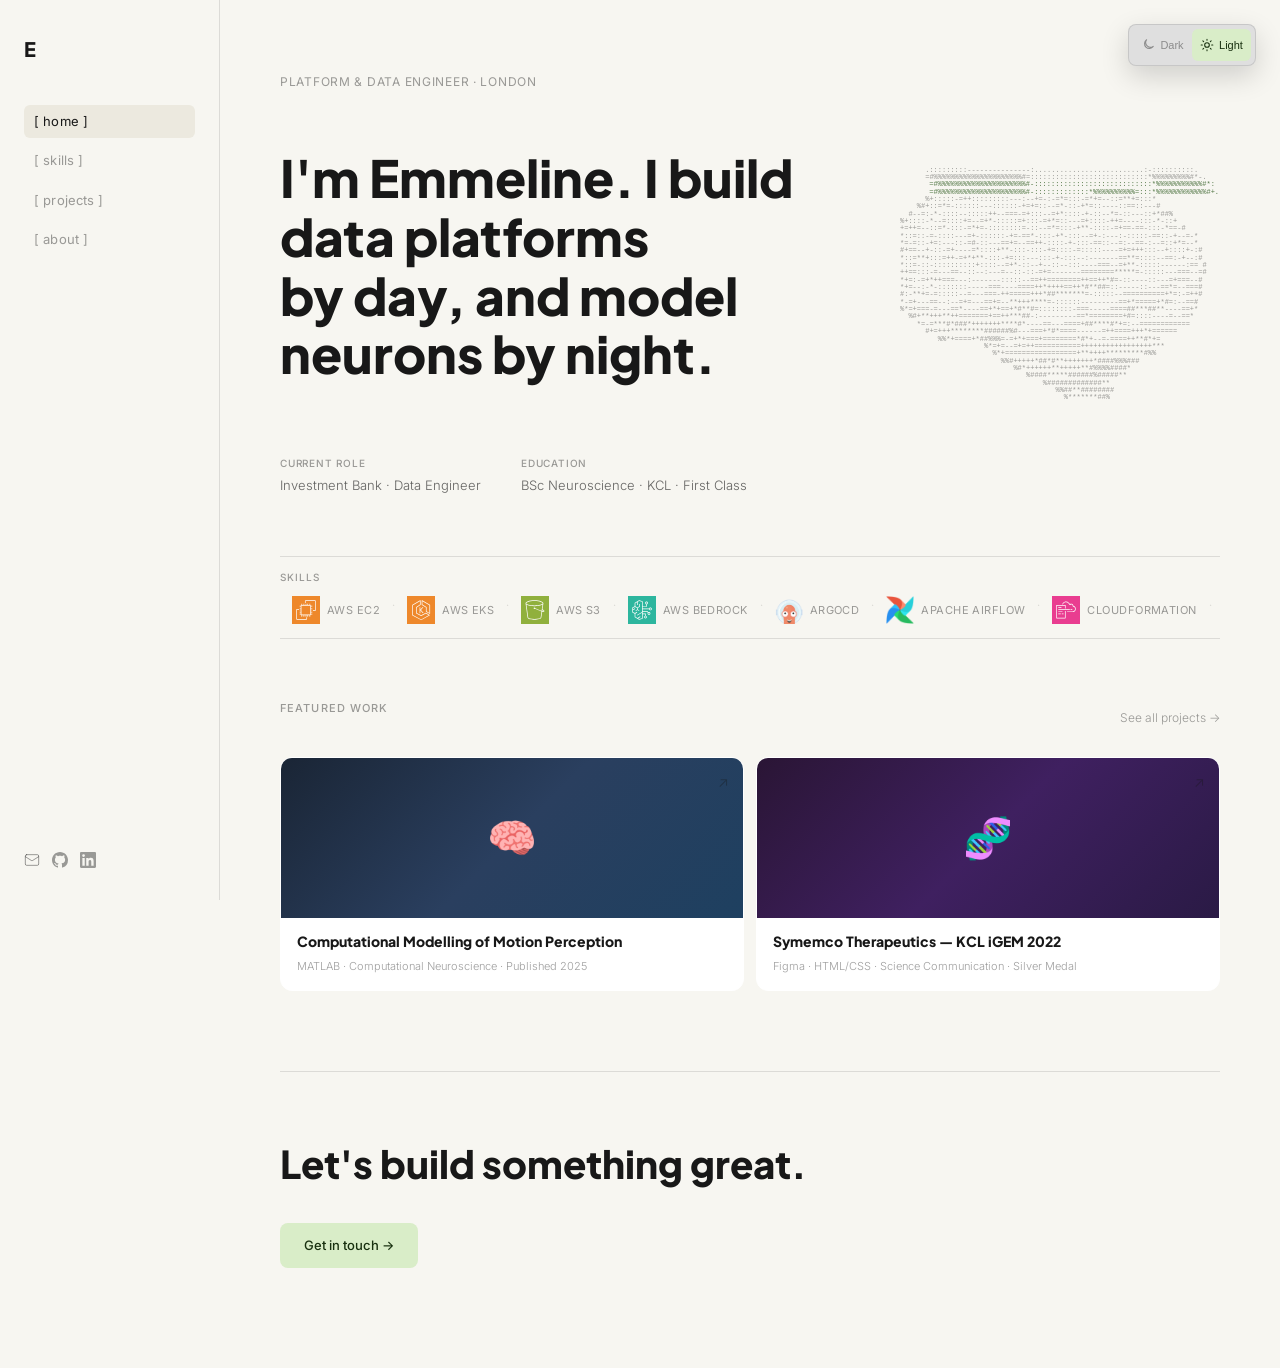
<file: index.html>
<!DOCTYPE html>
<html lang="en">
<head>
  <meta charset="UTF-8" />
  <meta name="viewport" content="width=device-width, initial-scale=1.0" />
  <title>Emmeline Handojo — Data Platform Engineer</title>
  <link rel="preconnect" href="https://fonts.googleapis.com" />
  <link rel="preconnect" href="https://fonts.gstatic.com" crossorigin />
  <link href="https://fonts.googleapis.com/css2?family=Inter:wght@300;400;500&family=Plus+Jakarta+Sans:wght@800&display=swap" rel="stylesheet" />
  <script>
    const storedTheme = localStorage.getItem('theme');
    const preferredTheme = window.matchMedia('(prefers-color-scheme: light)').matches ? 'light' : 'dark';
    document.documentElement.dataset.theme = storedTheme || preferredTheme;
  </script>
  <link rel="stylesheet" href="style.css" />
</head>
<body>
  <button class="theme-toggle" type="button" aria-label="Switch to light mode" aria-pressed="false">
    <span class="theme-toggle-knob" aria-hidden="true"></span>
    <span class="theme-toggle-option theme-toggle-dark">
      <svg class="theme-icon" width="14" height="14" viewBox="0 0 24 24" aria-hidden="true">
        <path d="M21 14.4A8.2 8.2 0 0 1 9.6 3a8.2 8.2 0 1 0 11.4 11.4Z"/>
      </svg>
      <span>Dark</span>
    </span>
    <span class="theme-toggle-option theme-toggle-light">
      <svg class="theme-icon" width="14" height="14" viewBox="0 0 24 24" aria-hidden="true">
        <path d="M12 4V2m0 20v-2m8-8h2M2 12h2m13.7-5.7 1.4-1.4M4.9 19.1l1.4-1.4m0-11.4L4.9 4.9m14.2 14.2-1.4-1.4M12 8a4 4 0 1 0 0 8 4 4 0 0 0 0-8Z"/>
      </svg>
      <span>Light</span>
    </span>
  </button>
  <svg class="icon-sprite" aria-hidden="true" focusable="false">
    <symbol id="icon-aws" viewBox="0 0 24 24">
      <path d="M6.4 13.7c-1.3 0-2.4-1-2.4-2.3 0-1.2.9-2.2 2.1-2.3.5-2.4 2.6-4.2 5.1-4.2 2 0 3.8 1.1 4.7 2.8.2 0 .4-.1.7-.1 2 0 3.7 1.6 3.7 3.7s-1.7 3.7-3.7 3.7H6.4Z"/>
      <path d="M6.9 18.2c3.1 1.8 6.7 1.9 10.3.3.4-.2.7.3.3.6-3.1 2.4-7.8 2.3-10.8-.3-.3-.3-.1-.8.2-.6Z"/>
    </symbol>
    <symbol id="icon-cube" viewBox="0 0 24 24">
      <path d="m12 2 8 4.5v9L12 20l-8-4.5v-9L12 2Zm0 2.3L6 7.7l6 3.4 6-3.4-6-3.4Zm-6 5.2v4.8l5 2.8v-4.8L6 9.5Zm7 7.6 5-2.8V9.5l-5 2.8v4.8Z"/>
    </symbol>
    <symbol id="icon-database" viewBox="0 0 24 24">
      <path d="M12 3c4.4 0 8 1.3 8 3s-3.6 3-8 3-8-1.3-8-3 3.6-3 8-3Zm-8 6c0 1.7 3.6 3 8 3s8-1.3 8-3v3c0 1.7-3.6 3-8 3s-8-1.3-8-3V9Zm0 6c0 1.7 3.6 3 8 3s8-1.3 8-3v3c0 1.7-3.6 3-8 3s-8-1.3-8-3v-3Z"/>
    </symbol>
    <symbol id="icon-spark" viewBox="0 0 24 24">
      <path d="M12 2 9.7 8.9 3 11.3l6.7 2.4L12 21l2.3-7.3 6.7-2.4-6.7-2.4L12 2Zm-7 14 1-2.9L9 12l-3-1.1L5 8l-1 2.9L1 12l3 1.1L5 16Zm15 4 1-2.9 3-1.1-3-1.1-1-2.9-1 2.9-3 1.1 3 1.1L20 20Z"/>
    </symbol>
    <symbol id="icon-gitops" viewBox="0 0 24 24">
      <path d="M12 3a9 9 0 1 0 8.5 12h-2.3A7 7 0 1 1 19 9.2l-3.1.4 4.4 4.4 2-5.9-1.7.3A9 9 0 0 0 12 3Zm0 5a4 4 0 1 0 0 8 4 4 0 0 0 0-8Z"/>
    </symbol>
    <symbol id="icon-airflow" viewBox="0 0 24 24">
      <path d="M12 2c1.7 0 3 1.3 3 3 0 .7-.2 1.3-.6 1.8l2.8 2.8c.5-.4 1.1-.6 1.8-.6 1.7 0 3 1.3 3 3s-1.3 3-3 3c-.7 0-1.3-.2-1.8-.6l-2.8 2.8c.4.5.6 1.1.6 1.8 0 1.7-1.3 3-3 3s-3-1.3-3-3c0-.7.2-1.3.6-1.8l-2.8-2.8c-.5.4-1.1.6-1.8.6-1.7 0-3-1.3-3-3s1.3-3 3-3c.7 0 1.3.2 1.8.6l2.8-2.8C9.2 6.3 9 5.7 9 5c0-1.7 1.3-3 3-3Z"/>
    </symbol>
    <symbol id="icon-stack" viewBox="0 0 24 24">
      <path d="m12 2 9 5-9 5-9-5 9-5Zm-7.8 8.8L12 15l7.8-4.2L21 12l-9 5-9-5 1.2-1.2Zm0 5L12 20l7.8-4.2L21 17l-9 5-9-5 1.2-1.2Z"/>
    </symbol>
    <symbol id="icon-nodes" viewBox="0 0 24 24">
      <path d="M6 8a3 3 0 1 0 0-6 3 3 0 0 0 0 6Zm12 7a3 3 0 1 0 0-6 3 3 0 0 0 0 6ZM7 22a3 3 0 1 0 0-6 3 3 0 0 0 0 6Zm1.8-15.2 6.4 3.7M8.8 17.2l6.4-3.7"/>
    </symbol>
    <symbol id="icon-grafana" viewBox="0 0 24 24">
      <path d="M12 3a8 8 0 0 0-7.2 11.5 6 6 0 1 0 10.9-5 4 4 0 1 0-6.5 3.1 2.1 2.1 0 1 1-.5 2.7A5 5 0 1 1 17 12a7 7 0 1 1-5-9Z"/>
    </symbol>
    <symbol id="icon-python" viewBox="0 0 24 24">
      <path d="M12 2c3.6 0 5 1.4 5 4v2H9a3 3 0 0 0-3 3v1H4a2 2 0 0 1-2-2V8c0-2.6 1.4-4 5-4h3V2h2Zm-3 4a1 1 0 1 0 0-2 1 1 0 0 0 0 2Zm3 16c-3.6 0-5-1.4-5-4v-2h8a3 3 0 0 0 3-3v-1h2a2 2 0 0 1 2 2v2c0 2.6-1.4 4-5 4h-3v2h-2Zm3-4a1 1 0 1 0 0 2 1 1 0 0 0 0-2Z"/>
    </symbol>
    <symbol id="icon-terminal" viewBox="0 0 24 24">
      <path d="M3 5h18v14H3V5Zm2 2v10h14V7H5Zm2 2 3 3-3 3 1.4 1.4L12.8 12 8.4 7.6 7 9Zm6 6h4v-2h-4v2Z"/>
    </symbol>
    <symbol id="icon-go" viewBox="0 0 24 24">
      <path d="M2 8h9v2H2V8Zm2 3h7v2H4v-2Zm-2 3h9v2H2v-2Zm13.5-6a4.5 4.5 0 1 0 0 9H18v-2h-2.5a2.5 2.5 0 1 1 2.3-3.5h-2.3v2H22V12a4 4 0 0 0-4-4h-2.5Z"/>
    </symbol>
    <symbol id="icon-wave" viewBox="0 0 24 24">
      <path d="M2 16c3.2-8 6.1-8 8.6 0 1.2 3.8 2.6 3.8 4.2 0 1.7-4 3.9-6.7 7.2-8v9H2v-1Z"/>
    </symbol>
    <symbol id="icon-stream" viewBox="0 0 24 24">
      <path d="M5 4h14l-3 5H2l3-5Zm3 6h14l-6 10H2l6-10Z"/>
    </symbol>
    <symbol id="icon-trino" viewBox="0 0 24 24">
      <path d="M12 2 22 20H2L12 2Zm0 4.1L5.4 18h13.2L12 6.1Zm0 3.9 3.8 6H8.2L12 10Z"/>
    </symbol>
  </svg>

  <!-- LEFT SIDEBAR NAV -->
  <div class="drawer-overlay" aria-hidden="true"></div>
  <aside class="sidebar">
    <div class="sidebar-top">
      <a href="#home" class="logo"> E </a>
      <button class="menu-toggle" type="button" aria-label="Open navigation menu" aria-expanded="false">
        <span></span>
        <span></span>
      </button>
      <nav class="nav-links">
        <a href="#home" class="nav-link active" data-section="home">[ home ]</a>
        <a href="#skills" class="nav-link" data-section="skills">[ skills ]</a>
        <a href="#projects" class="nav-link" data-section="projects">[ projects ]</a>
        <a href="#about" class="nav-link" data-section="about">[ about ]</a>
      </nav>
    </div>
    <div class="sidebar-socials">
      <a href="mailto:emmelineliencie@gmail.com" class="social-link" title="Email">
        <svg width="16" height="16" viewBox="0 0 24 24" fill="none" stroke="currentColor" stroke-width="1.5" stroke-linecap="round" stroke-linejoin="round"><rect x="2" y="4" width="20" height="16" rx="2"/><path d="m22 7-8.97 5.7a1.94 1.94 0 0 1-2.06 0L2 7"/></svg>
      </a>
      <a href="https://github.com/emmelinelh10" target="_blank" class="social-link" title="GitHub">
        <svg width="16" height="16" viewBox="0 0 24 24" fill="currentColor"><path d="M12 0C5.37 0 0 5.37 0 12c0 5.31 3.435 9.795 8.205 11.385.6.105.825-.255.825-.57 0-.285-.015-1.23-.015-2.235-3.015.555-3.795-.735-4.035-1.41-.135-.345-.72-1.41-1.23-1.695-.42-.225-1.02-.78-.015-.795.945-.015 1.62.87 1.845 1.23 1.08 1.815 2.805 1.305 3.495.99.105-.78.42-1.305.765-1.605-2.67-.3-5.46-1.335-5.46-5.925 0-1.305.465-2.385 1.23-3.225-.12-.3-.54-1.53.12-3.18 0 0 1.005-.315 3.3 1.23.96-.27 1.98-.405 3-.405s2.04.135 3 .405c2.295-1.56 3.3-1.23 3.3-1.23.66 1.65.24 2.88.12 3.18.765.84 1.23 1.905 1.23 3.225 0 4.605-2.805 5.625-5.475 5.925.435.375.81 1.095.81 2.22 0 1.605-.015 2.895-.015 3.3 0 .315.225.69.825.57A12.02 12.02 0 0 0 24 12c0-6.63-5.37-12-12-12z"/></svg>
      </a>
      <a href="https://linkedin.com/in/emmelinehandojo" target="_blank" class="social-link" title="LinkedIn">
        <svg width="16" height="16" viewBox="0 0 24 24" fill="currentColor"><path d="M20.447 20.452h-3.554v-5.569c0-1.328-.027-3.037-1.852-3.037-1.853 0-2.136 1.445-2.136 2.939v5.667H9.351V9h3.414v1.561h.046c.477-.9 1.637-1.85 3.37-1.85 3.601 0 4.267 2.37 4.267 5.455v6.286zM5.337 7.433a2.062 2.062 0 0 1-2.063-2.065 2.064 2.064 0 1 1 2.063 2.065zm1.782 13.019H3.555V9h3.564v11.452zM22.225 0H1.771C.792 0 0 .774 0 1.729v20.542C0 23.227.792 24 1.771 24h20.451C23.2 24 24 23.227 24 22.271V1.729C24 .774 23.2 0 22.222 0h.003z"/></svg>
      </a>
    </div>
  </aside>

  <!-- MAIN CONTENT -->
  <main class="main">

    <!-- HOME / HERO -->
    <section class="section hero-section" id="home">
      <div class="hero-content">
        <div class="hero-eyebrow">Platform &amp; Data Engineer · London</div>
        <h1 class="hero-headline">
          <span>I'm Emmeline.</span>
          <span class="hero-nowrap"> I build
          </span>
          <span>data platforms</span><br>
          <span>by day, and</span>
          <span class="hero-nowrap"> model
          </span>
          <span>neurons by night.</span>
        </h1>
        <div class="hero-meta">
          <div class="hero-meta-item">
            <span class="hero-meta-label">Current Role</span>
            <span class="hero-meta-value">Investment Bank · Data Engineer</span>
          </div>
          <div class="hero-meta-item">
            <span class="hero-meta-label">Education</span>
            <span class="hero-meta-value">BSc Neuroscience · KCL · First Class</span>
          </div>
        </div>
        <div class="ascii-morph" aria-label="Animated ASCII art morphing between a brain and a data disk">
          <pre class="ascii-art" id="ascii-art" aria-hidden="true"></pre>
        </div>
      </div>

      <!-- SKILLS MARQUEE -->
      <div class="marquee-wrap">
        <div class="marquee-label">SKILLS</div>
        <div class="marquee-track">
          <div class="marquee-item"><svg><use href="#icon-aws"></use></svg><span>AWS EC2</span></div><span class="dot">·</span>
          <div class="marquee-item"><svg><use href="#icon-cube"></use></svg><span>AWS EKS</span></div><span class="dot">·</span>
          <div class="marquee-item"><svg><use href="#icon-database"></use></svg><span>AWS S3</span></div><span class="dot">·</span>
          <div class="marquee-item"><svg><use href="#icon-spark"></use></svg><span>AWS Bedrock</span></div><span class="dot">·</span>
          <div class="marquee-item"><svg><use href="#icon-gitops"></use></svg><span>ArgoCD</span></div><span class="dot">·</span>
          <div class="marquee-item"><svg><use href="#icon-airflow"></use></svg><span>Apache Airflow</span></div><span class="dot">·</span>
          <div class="marquee-item"><svg><use href="#icon-stack"></use></svg><span>CloudFormation</span></div><span class="dot">·</span>
          <div class="marquee-item"><svg><use href="#icon-nodes"></use></svg><span>Dataiku DSS</span></div><span class="dot">·</span>
          <div class="marquee-item"><svg><use href="#icon-grafana"></use></svg><span>Grafana</span></div><span class="dot">·</span>
          <div class="marquee-item"><svg><use href="#icon-python"></use></svg><span>Python</span></div><span class="dot">·</span>
          <div class="marquee-item"><svg><use href="#icon-terminal"></use></svg><span>Bash</span></div><span class="dot">·</span>
          <div class="marquee-item"><svg><use href="#icon-go"></use></svg><span>Go</span></div><span class="dot">·</span>
          <div class="marquee-item"><svg><use href="#icon-wave"></use></svg><span>MATLAB</span></div><span class="dot">·</span>
          <div class="marquee-item"><svg><use href="#icon-stream"></use></svg><span>Streamlit</span></div><span class="dot">·</span>
          <div class="marquee-item"><svg><use href="#icon-trino"></use></svg><span>Trino</span></div><span class="dot">·</span>
          <div class="marquee-item"><svg><use href="#icon-database"></use></svg><span>AWS Redshift</span></div><span class="dot">·</span>
          <!-- duplicate for seamless loop -->
          <div class="marquee-item"><svg><use href="#icon-aws"></use></svg><span>AWS EC2</span></div><span class="dot">·</span>
          <div class="marquee-item"><svg><use href="#icon-cube"></use></svg><span>AWS EKS</span></div><span class="dot">·</span>
          <div class="marquee-item"><svg><use href="#icon-database"></use></svg><span>AWS S3</span></div><span class="dot">·</span>
          <div class="marquee-item"><svg><use href="#icon-spark"></use></svg><span>AWS Bedrock</span></div><span class="dot">·</span>
          <div class="marquee-item"><svg><use href="#icon-gitops"></use></svg><span>ArgoCD</span></div><span class="dot">·</span>
          <div class="marquee-item"><svg><use href="#icon-airflow"></use></svg><span>Apache Airflow</span></div><span class="dot">·</span>
          <div class="marquee-item"><svg><use href="#icon-stack"></use></svg><span>CloudFormation</span></div><span class="dot">·</span>
          <div class="marquee-item"><svg><use href="#icon-nodes"></use></svg><span>Dataiku DSS</span></div><span class="dot">·</span>
          <div class="marquee-item"><svg><use href="#icon-grafana"></use></svg><span>Grafana</span></div><span class="dot">·</span>
          <div class="marquee-item"><svg><use href="#icon-python"></use></svg><span>Python</span></div><span class="dot">·</span>
          <div class="marquee-item"><svg><use href="#icon-terminal"></use></svg><span>Bash</span></div><span class="dot">·</span>
          <div class="marquee-item"><svg><use href="#icon-go"></use></svg><span>Go</span></div><span class="dot">·</span>
          <div class="marquee-item"><svg><use href="#icon-wave"></use></svg><span>MATLAB</span></div><span class="dot">·</span>
          <div class="marquee-item"><svg><use href="#icon-stream"></use></svg><span>Streamlit</span></div><span class="dot">·</span>
          <div class="marquee-item"><svg><use href="#icon-trino"></use></svg><span>Trino</span></div><span class="dot">·</span>
          <div class="marquee-item"><svg><use href="#icon-database"></use></svg><span>AWS Redshift</span></div><span class="dot">·</span>
        </div>
      </div>

      <!-- FEATURED WORK -->
      <div class="featured-header">
        <h2 class="section-label">Featured work</h2>
        <a href="#projects" class="see-all">See all projects →</a>
      </div>
      <div class="project-grid">
        <a class="project-card" href="https://doi.org/10.1098/rspb.2024.2219" target="_blank">
          <div class="project-card-img" style="background: linear-gradient(135deg, #1a2535 0%, #2a3f5f 50%, #1e4060 100%);">
            <span class="project-card-emoji">🧠</span>
          </div>
          <div class="project-card-body">
            <div class="project-card-title">Computational Modelling of Motion Perception</div>
            <div class="project-card-meta">MATLAB · Computational Neuroscience · Published 2025</div>
          </div>
          <span class="project-card-arrow">↗</span>
        </a>
        <a class="project-card" href="https://2022.igem.wiki/kcl-uk/" target="_blank">
          <div class="project-card-img" style="background: linear-gradient(135deg, #2a1535 0%, #3f2060 50%, #2a1a45 100%);">
            <span class="project-card-emoji">🧬</span>
          </div>
          <div class="project-card-body">
            <div class="project-card-title">Symemco Therapeutics — KCL iGEM 2022</div>
            <div class="project-card-meta">Figma · HTML/CSS · Science Communication · Silver Medal</div>
          </div>
          <span class="project-card-arrow">↗</span>
        </a>
      </div>

      <!-- CONTACT CTA -->
      <div class="hero-cta">
        <h2 class="cta-headline">Let's build something great.</h2>
        <a href="mailto:emmelineliencie@gmail.com" class="cta-btn">Get in touch →</a>
      </div>

    </section>

    <!-- SKILLS PAGE -->
    <section class="section skills-section hidden" id="skills">
      <h1 class="page-title">Skills</h1>
      <p class="page-subtitle">A connected view of the systems I work with, from AWS infrastructure to ML platform operations.</p>

      <div class="skills-map">
        <div class="constellation" id="constellation">
          <div class="constellation-plane" id="constellation-plane">
            <svg id="line-layer" aria-hidden="true"></svg>
          </div>
        </div>
        <aside class="constellation-panel" id="skill-panel"></aside>
      </div>
    </section>

    <!-- PROJECTS PAGE -->
    <section class="section projects-section hidden" id="projects">
      <h1 class="page-title">Projects</h1>
      <p class="page-subtitle">Research and engineering work — from computational neuroscience to data platform architecture.</p>

      <div class="project-list">
        <a class="project-list-item" href="https://doi.org/10.1098/rspb.2024.2219" target="_blank">
          <div class="pli-img" style="background: linear-gradient(135deg, #1a2535, #2a3f5f);">
            <span style="font-size: 36px;">🧠</span>
          </div>
          <div class="pli-body">
            <div class="pli-tags">
              <span class="tag">MATLAB</span>
              <span class="tag">Computational Neuroscience</span>
              <span class="tag">Published</span>
            </div>
            <h3 class="pli-title">Computational Modelling of Motion Perception</h3>
            <p class="pli-desc">How does the brain get fooled into seeing objects speed up or slow down when moving at a constant speed? This research models a biologically-inspired, insect-derived motion detector in MATLAB — showing illusory animation emerges naturally from the algorithm's temporal filtering properties. First author publication in <em>Proceedings of the Royal Society B</em> (2025).</p>
            <span class="pli-link">Read paper ↗</span>
          </div>
        </a>

        <a class="project-list-item" href="https://2022.igem.wiki/kcl-uk/" target="_blank">
          <div class="pli-img" style="background: linear-gradient(135deg, #2a1535, #3f2060);">
            <span style="font-size: 36px;">🧬</span>
          </div>
          <div class="pli-body">
            <div class="pli-tags">
              <span class="tag">Figma</span>
              <span class="tag">Adobe After Effects</span>
              <span class="tag">HTML/CSS</span>
              <span class="tag">Science Comm</span>
            </div>
            <h3 class="pli-title">Symemco Therapeutics — KCL iGEM 2022</h3>
            <p class="pli-desc">Selected from 100+ applicants for a King's Undergraduate Research Fellowship to represent KCL in iGEM. Co-led the Science Communication and Visual Design division, translating synthetic biology research on Alzheimer's Disease into accessible public-facing content. Awarded a Silver Medal for the Overgraduate division.</p>
            <span class="pli-link">View project ↗</span>
          </div>
        </a>
      </div>
    </section>

    <!-- ABOUT PAGE -->
    <section class="section about-section hidden" id="about">
      <h1 class="page-title">About</h1>

      <div class="about-grid">
        <div class="about-left">
          <p class="about-lead">I'm a data platform engineer at an investment bank, serving as a core SME for a Data Science &amp; AI platform on AWS.</p>
          <p class="about-body-text">My work spans cloud architecture, deployment automation, and observability — with a focus on making complex systems dependable at scale for 600+ global users. I hold a first-class BSc in Neuroscience from King's College London, which grounded me in rigorous, data-driven thinking and a published research background in computational neuroscience.</p>
          <div class="about-actions">
            <a class="about-btn-primary" href="mailto:emmelineliencie@gmail.com">Say hello →</a>
            <a class="about-btn-secondary" href="/cv.pdf" download="Emmeline_Handojo_CV.pdf">Download CV</a>
          </div>
        </div>
      </div>

      <!-- EDUCATION -->
      <div class="exp-section">
        <h2 class="section-label">Education</h2>
        <div class="exp-list">
          <div class="exp-item">
            <div class="exp-period">Sep 2021 – May 2024</div>
            <div class="exp-body">
              <div class="exp-title">BSc Neuroscience · First Class Honours</div>
              <div class="exp-company">King's College London</div>
              <p class="exp-desc">Graduated with a first-class degree. Completed a King's Undergraduate Research Fellowship (KURF), co-led science communication for KCL's iGEM team, and conducted final-year research in computational neuroscience.</p>
            </div>
          </div>
        </div>
      </div>

      <!-- EXPERIENCE -->
      <div class="exp-section">
        <h2 class="section-label">Experience</h2>
        <div class="exp-list">
          <div class="exp-item">
            <div class="exp-period">Jul 2024 – Present</div>
            <div class="exp-body">
              <div class="exp-title">Data Engineer</div>
              <div class="exp-company">Commodities and Global Markets · London</div>
              <p class="exp-desc">Core SME for Data Science &amp; AI platform (Dataiku DSS) on AWS, supporting 600+ global users in the Commodities and Global Markets division. Delivered EKS migration, S3 architectural overhaul, CloudFormation IaC standardisation, ArgoCD GitOps pipeline, and AI agent development with AWS Bedrock.</p>
            </div>
          </div>
          <div class="exp-item">
            <div class="exp-period">Jan 2024 – Jul 2024</div>
            <div class="exp-body">
              <div class="exp-title">Research Studentship (Computational Neuroscience)</div>
              <div class="exp-company">King's College London · IoPPN</div>
              <p class="exp-desc">Highly competitive KCL Faculty of Life Sciences &amp; Medicine Summer Studentship (1 of 40 awarded). Extended research on an insect-derived motion detection model, leading to a first-author publication in Proceedings of the Royal Society B.</p>
            </div>
          </div>
        </div>
      </div>

      <!-- ACHIEVEMENTS -->
      <div class="exp-section">
        <h2 class="section-label">Achievements</h2>
        <div class="exp-list">
          <div class="exp-item">
            <div class="exp-period">2025</div>
            <div class="exp-body">
              <div class="exp-title">First Author Publication</div>
              <div class="exp-company">Proceedings of the Royal Society B</div>
              <p class="exp-desc">Handojo EL, Durant S, Zanker JM, Meso AI — "Illusory speeding-up and slowing-down of objects moving at constant speed emerges from natural motion detection algorithms"</p>
              <a class="exp-link" href="https://doi.org/10.1098/rspb.2024.2219" target="_blank">Read paper ↗</a>
            </div>
          </div>
          <div class="exp-item">
            <div class="exp-period">2024</div>
            <div class="exp-body">
              <div class="exp-title">🏅 KCL Faculty Summer Studentship</div>
              <div class="exp-company">King's College London · £1,000 Award</div>
              <p class="exp-desc">Highly competitive studentship awarded to only 40 students across the entire Faculty of Life Sciences and Medicine.</p>
            </div>
          </div>
          <div class="exp-item">
            <div class="exp-period">2022</div>
            <div class="exp-body">
              <div class="exp-title">🥈 iGEM Silver Medal · Overgraduate Division</div>
              <div class="exp-company">International Genetically Engineered Machine Foundation</div>
              <p class="exp-desc">Awarded to the KCL team's synthetic biology project on Alzheimer's Disease at the international iGEM competition.</p>
            </div>
          </div>
          <div class="exp-item">
            <div class="exp-period">2022</div>
            <div class="exp-body">
              <div class="exp-title">🏅 King's Undergraduate Research Fellowship</div>
              <div class="exp-company">King's College London · Competitive Fellowship</div>
              <p class="exp-desc">Selected from 100+ applicants. Co-led Science Communication and Visual Design for the KCL iGEM project.</p>
            </div>
          </div>
        </div>
      </div>

      <!-- CERTIFICATIONS -->
      <div class="exp-section">
        <h2 class="section-label">Certifications</h2>
        <div class="cert-grid">
          <a class="cert-card" href="https://www.credly.com/badges/cf531f5d-0881-40ef-b431-2d4484e791f3/public_url" target="_blank">
            <span class="cert-icon">☁</span>
            <div>
              <div class="cert-name">AWS Cloud Practitioner</div>
              <div class="cert-issuer">Amazon Web Services</div>
            </div>
          </a>
          <a class="cert-card" href="https://verify.skilljar.com/c/tf3cg728cxs8" target="_blank">
            <span class="cert-icon">◈</span>
            <div>
              <div class="cert-name">Dataiku Core Designer</div>
              <div class="cert-issuer">Dataiku</div>
            </div>
          </a>
          <a class="cert-card" href="https://verify.skilljar.com/c/udo8i56ihozd" target="_blank">
            <span class="cert-icon">◈</span>
            <div>
              <div class="cert-name">Dataiku Developer</div>
              <div class="cert-issuer">Dataiku</div>
            </div>
          </a>
        </div>
      </div>

    </section>

  </main>

  <script src="skills-config.js"></script>
  <script>
    // Navigation
    const navLinks = document.querySelectorAll('.nav-link');
    const sections = document.querySelectorAll('.section');
    const themeToggle = document.querySelector('.theme-toggle');
    const menuToggle = document.querySelector('.menu-toggle');
    const drawerOverlay = document.querySelector('.drawer-overlay');

    function setDrawerOpen(isOpen) {
      document.body.classList.toggle('drawer-open', isOpen);
      if (menuToggle) {
        menuToggle.setAttribute('aria-expanded', String(isOpen));
        menuToggle.setAttribute('aria-label', isOpen ? 'Close navigation menu' : 'Open navigation menu');
      }
    }

    function setTheme(theme) {
      const nextTheme = theme === 'light' ? 'light' : 'dark';
      document.documentElement.dataset.theme = nextTheme;
      localStorage.setItem('theme', nextTheme);
      if (themeToggle) {
        const isLight = nextTheme === 'light';
        themeToggle.setAttribute('aria-pressed', String(isLight));
        themeToggle.setAttribute('aria-label', isLight ? 'Switch to dark mode' : 'Switch to light mode');
      }
    }

    setTheme(document.documentElement.dataset.theme);

    if (themeToggle) {
      themeToggle.addEventListener('click', () => {
        const currentTheme = document.documentElement.dataset.theme;
        setTheme(currentTheme === 'light' ? 'dark' : 'light');
      });
    }

    if (menuToggle) {
      menuToggle.addEventListener('click', () => {
        setDrawerOpen(!document.body.classList.contains('drawer-open'));
      });
    }

    if (drawerOverlay) {
      drawerOverlay.addEventListener('click', () => setDrawerOpen(false));
    }

    document.addEventListener('keydown', e => {
      if (e.key === 'Escape') setDrawerOpen(false);
    });

    // Hero ASCII morph
    const asciiArt = document.getElementById('ascii-art');
    const ASCII_BRAIN = [
      '                         %#=:::-=*-:::::--+#%%%%%                         ',
      '                 #*-::---:--+-=-:-----==::::-:::::-=#%                    ',
      '             #+++:::-=+=::::=*-::::-++::::-++::::---:-*%                  ',
      '        %*+-::::-----------::=+=--::=+---:::+-:::=+=---=+*#               ',
      '      %+:::::-=++:::::::::---:--+=-:-=*=:::-=*+=--::=**+=:::*             ',
      '    %#+::=*=-::::::---::::::-+=+=::--=*-::-+*=::----::==::---#            ',
      '  #--=:-*-::::--:::::++--===-=+:::--=+*::::-+-::--*=-::---::+*##%         ',
      '%+::::-*--=::::+=--=+*-:::::=+:::-=+*=::---=+::::-++=----:::-*-::+        ',
      '+=++=--::=*-:::-=*+=-::::::::=-::--=*=:::-+**-::::-=+==-==-:::-*==-#      ',
      '*::=::-=-::::---=+-::::::-+=-==*-:::-+*-:::--=+-:---:-:::::-==::-+--=-*   ',
      '*=-=::-+=:---::-=#-::---==+=--==++-::::-+-:::-==::--=:--==-:--=::+*=--*  ',
      '#+==--+-::-=+----=*::::+**-:::-:::-+=::::-=:::::----=+=+++:::--+::::+-:# ',
      '*::=**+:::=++-=+*+**-:::-+=:::---:::-+-:::--:-------==**=::::--==:-+--:# ',
      '*::=-::-::::::::::+::::--=+*-::--+--::--:::----===--=+**-:::::------:== #',
      '++==:::-=---==--::--:---=--::-::-=+=-------========*****=-:::::---===--=#',
      '*+=:-=+*++===---:-------:::::--==++========++==++*#=-::----::---=+===--#',
      '*+=--:-*-:::::::-----===----====++*++++==++*#**##=::-----::---==*=--===#',
      '#:-**+=-=:::::--=---===-++=====+++*##*******=-:::::--==========+*=:-=++#',
      '*-=+---==--:--=+=---==+=--**+++****=-::::::---------==+*=====+*#=:--==#',
      '%*=+===-=---==*----==+*+==+*#**#=::::::::-===-----====##***##**----==+*',
      '  %#+**+++**++=======+==++***##-:---------==*========+#=::::----=--==* ',
      '    *=-=***#*###*+++++++****#*----==---====+##****#*+=:--============ ',
      '      #+=+++********######%#---===+*#*====------=++====+++*+======    ',
      '         %%*+====+*##%%%=-=+*+===+========*#*+--=-====++**#*+=       ',
      '                    %*=+=--=+=++===========+++++++++++++++++***       ',
      '                      %*+=================+**++++*********#%%         ',
      '                        %%#+++++*##*#**+++++++*####%%%###             ',
      '                           %#*++++++**+++++**#%%%%####*               ',
      '                              %####*****######%#####**                ',
      '                                  %#############**                    ',
      '                                     %%##**########                   ',
      '                                       %*******##%                    '
    ];

    const ASCII_DISK = [
      '      .:::::::::---------------:..........................:-::::::::::.     ',
      '      =#%%%%%%%%%%%%%%%%%%%%%#=::::::::::::::::::::::::::::*%%%%%%%%%#*-.   ',
      '      =#%%%%%%%%%%%%%%%%%%%%%#-::::::::::::::::::::::::::::*%%%%%%%%%%%#*:  ',
      '      =#%%%%%%%%%%%%%%%%%%%%%#-:::::::::::::*%%%%%%%%%%=:::*%%%%%%%%%%%%#+.',
      '      =#%%%%%%%%%%%%%%%%%%%%%#-:::::::::::::*%%%%%%%%%%=:::*%%%%%%%%%%%%#- ',
      '      =#%%%%%%%%%%%%%%%%%%%%%#-:::::::::::::*%%%%%%%%%%=:::*%%%%%%%%%%%%#- ',
      '      =#%%%%%%%%%%%%%%%%%%%%%#-:::::::::::::*%%%%%%%%%%=:::*%%%%%%%%%%%%#- ',
      '      =#%%%%%%%%%%%%%%%%%%%%%#-:::::::::::::*%%%%%%%%%%=:::*%%%%%%%%%%%%#- ',
      '      =#%%%%%%%%%%%%%%%%%%%%%#-:::::::::::::*%%%%%%%%%%=:::*%%%%%%%%%%%%#- ',
      '      =#%%%%%%%%%%%%%%%%%%%%%#-:::::::::::::*%%%%%%%%%%=:::*%%%%%%%%%%%%#- ',
      '      =#%%%%%%%%%%%%%%%%%%%%%#-:::::::::::::*%%%%%%%%%%=:::*%%%%%%%%%%%%#- ',
      '      =#%%%%%%%%%%%%%%%%%%%%%#-:::::::::::::*##########=:::*%%%%%%%%%%%%#- ',
      '      =#%%%%%%%%%%%%%%%%%%%%%%*-:::::::::::::::::::::::::::+%%%%%%%%%%%%#- ',
      '      =#%%%%%%%%%%%%%%%%%%%%%%%%%%%%%%%%%%%%%%%%%%%%%%%%%%%%%%%%%%%%%%%#-  ',
      '      =#%%%%%%%%%%%%%%%%%%%%%%%%%%%%%%%%%%%%%%%%%%%%%%%%%%%%%%%%%%%%%%%#-  ',
      '      =#%%%%%%%%%%%@@@@@@@@@@@@@@@@@@@@@@@@@@@@@@@@@@@@@@@@@@@%%%%%%%%#-   ',
      '      =#%%%%%%%%%%-...........................................+%%%%%%%#-   ',
      '      =#%%%%%%%%@#:.                                         .=%@%%%%#-   ',
      '      =#%%%%%%%%@#:.                                         .=%@%%%%#-   ',
      '      =#%%%%%%%%@#:.                                         .=%@%%%%#-   ',
      '      =#%%%%%%%%@#:.   ...................................   .=%@%%%%#-   ',
      '      =#%%%%%%%%@#:.                                         .=%@%%%%#-   ',
      '      =#%%%%%%%%@#:.   ...................................   .=%@%%%%#-   ',
      '      =#%%%%%%%%@#:.                                         .=%@%%%%#-   ',
      '      =#%%%%%%%%@#:.   ...................................   .=%@%%%%#-   ',
      '      =#%%%%%%%%@#:.   ...................................   .=%@%%%%#-   ',
      '      =#%%%%%%%%@#:.                                         .=%@%%%%#-   ',
      '      =#%%###%%%@#:...........................................=%@%####-   ',
      '      =##-  .+%%@%############################################%@@*. :#-   ',
      '      =#%#####%%@%############################################%@@%####-   ',
      '      =#%%%%%%%%@%############################################%@%%%%%#-   ',
      '      .:------------------------------------------------------------:.    '
    ];

    function buildAsciiMorph() {
      if (!asciiArt) return;
      const lineCount = Math.max(ASCII_BRAIN.length, ASCII_DISK.length);
      const maxWidth = Math.max(
        ...ASCII_BRAIN.concat(ASCII_DISK).map(line => line.length)
      );
      const frames = [ASCII_BRAIN, ASCII_DISK].map(frame =>
        Array.from({ length: lineCount }, (_, index) => (frame[index] || '').padEnd(maxWidth, ' '))
      );
      const lineEls = frames[0].map(line => {
        const span = document.createElement('span');
        span.className = 'ascii-line';
        span.textContent = line;
        asciiArt.appendChild(span);
        return span;
      });

      if (window.matchMedia('(prefers-reduced-motion: reduce)').matches) return;

      let frameIndex = 0;
      let lineIndex = 0;
      setInterval(() => {
        const nextFrame = frames[frameIndex === 0 ? 1 : 0];
        const line = lineEls[lineIndex];
        line.classList.add('is-flipping');
        line.textContent = nextFrame[lineIndex];
        setTimeout(() => line.classList.remove('is-flipping'), 760);
        lineIndex += 1;
        if (lineIndex >= lineEls.length) {
          lineIndex = 0;
          frameIndex = frameIndex === 0 ? 1 : 0;
        }
      }, 360);
    }

    function showSection(id) {
      sections.forEach(s => s.classList.add('hidden'));
      navLinks.forEach(l => l.classList.remove('active'));
      const target = document.getElementById(id);
      if (target) {
        target.classList.remove('hidden');
        target.classList.add('fade-in');
        setTimeout(() => target.classList.remove('fade-in'), 600);
      }
      const link = document.querySelector(`[data-section="${id}"]`);
      if (link) link.classList.add('active');
      window.scrollTo({ top: 0, behavior: 'smooth' });
    }

    navLinks.forEach(link => {
      link.addEventListener('click', e => {
        e.preventDefault();
        setDrawerOpen(false);
        showSection(link.dataset.section);
        history.pushState(null, '', link.getAttribute('href'));
      });
    });

    // Handle see-all and hero section links
    document.querySelectorAll('a[href^="#"]').forEach(a => {
      a.addEventListener('click', e => {
        const id = a.getAttribute('href').slice(1);
        if (document.getElementById(id)) {
          e.preventDefault();
          showSection(id);
          history.pushState(null, '', '#' + id);
        }
      });
    });

    // Mobile nav toggle
    document.querySelector('.logo').addEventListener('click', e => {
      e.preventDefault();
      showSection('home');
      history.pushState(null, '', '/');
    });

    // Skills map + marquee logo polish
    const GROUP_LABELS = {
      cloud: 'Cloud & Infrastructure',
      languages: 'Languages',
      platforms: 'Platforms'
    };

    const AWS_SERVICE_ICONS = {
      'AWS EC2': 'assets/aws-icons/Arch_Amazon-EC2_64.svg',
      'AWS EKS': 'assets/aws-icons/Arch_Amazon-Elastic-Kubernetes-Service_64.svg',
      'AWS S3': 'assets/aws-icons/Arch_Amazon-Simple-Storage-Service_64.svg',
      'AWS Bedrock': 'assets/aws-icons/Arch_Amazon-Bedrock_64.svg',
      'CloudFormation': 'assets/aws-icons/Arch_AWS-CloudFormation_64.svg',
      'AWS CloudFormation': 'assets/aws-icons/Arch_AWS-CloudFormation_64.svg',
      'AWS Redshift': 'assets/aws-icons/Arch_Amazon-Redshift_64.svg'
    };

    const PROJECT_LOGOS = {
      'ArgoCD': 'assets/argocd-logo.png',
      'Apache Airflow': 'assets/airflow-logo.png',
      'Dataiku DSS': 'assets/dataiku-logo.svg'
    };

    function brandLogoHtml(skillName) {
      if (AWS_SERVICE_ICONS[skillName]) {
        return '<img class="brand-mark aws-official-mark" src="' + AWS_SERVICE_ICONS[skillName] + '" alt="" aria-hidden="true">';
      }
      if (PROJECT_LOGOS[skillName]) {
        return '<img class="brand-mark project-logo-mark" src="' + PROJECT_LOGOS[skillName] + '" alt="" aria-hidden="true">';
      }
      return '';
    }

    function fixMarqueeLogos() {
      document.querySelectorAll('.marquee-item').forEach(item => {
        const labelEl = item.querySelector('span:last-child');
        const label = labelEl?.textContent.trim();
        const logo = brandLogoHtml(label);
        if (!logo) return;
        item.innerHTML = logo + '<span>' + label + '</span>';
      });
    }

    const SKILL_POSITIONS = {
      'AWS EC2': [19, 23],
      'AWS S3': [37, 19],
      'AWS EKS': [63, 24],
      'AWS Redshift': [78, 38],
      'AWS Bedrock': [55, 51],
      'AWS CloudFormation': [26, 48],
      'AWS CloudWatch': [72, 66],
      'ArgoCD and ArgoWorkflows': [45, 68],
      'Apache Airflow': [29, 76],
      'Dataiku DSS': [52, 39],
      'Grafana': [84, 78],
      'Streamlit': [61, 83],
      'Python': [14, 58],
      'Bash / Shell': [20, 34],
      'MATLAB': [24, 88],
      'Go': [78, 86]
    };

    const SKILL_CONNECTIONS = [
      ['AWS S3', 'AWS Redshift'],
      ['AWS S3', 'Dataiku DSS'],
      ['AWS EKS', 'Dataiku DSS'],
      ['AWS EKS', 'ArgoCD and ArgoWorkflows'],
      ['AWS CloudFormation', 'AWS EC2'],
      ['AWS CloudFormation', 'AWS EKS'],
      ['AWS CloudWatch', 'Grafana'],
      ['Apache Airflow', 'AWS S3'],
      ['AWS Bedrock', 'Dataiku DSS']
    ];

    const constellation = document.getElementById('constellation-plane') || document.getElementById('constellation');
    const lineLayer = document.getElementById('line-layer');
    const skillPanel = document.getElementById('skill-panel');
    let activeSkill = null;

    function constellationSkills() {
      if (typeof SKILLS === 'undefined') return [];
      return Object.entries(SKILLS).flatMap(([group, items]) => {
        if (group === 'certs') return [];
        return items
          .filter(skill => SKILL_POSITIONS[skill.name] && (group === 'languages' || (skill.obj && skill.impl)))
          .map(skill => ({ ...skill, group }));
      });
    }

    function renderSkillLines(activeName) {
      if (!lineLayer) return;
      lineLayer.innerHTML = '';
      SKILL_CONNECTIONS.forEach(([from, to]) => {
        if (!SKILL_POSITIONS[from] || !SKILL_POSITIONS[to]) return;
        const [x1, y1] = SKILL_POSITIONS[from];
        const [x2, y2] = SKILL_POSITIONS[to];
        const line = document.createElementNS('http://www.w3.org/2000/svg', 'line');
        line.setAttribute('x1', x1 + '%');
        line.setAttribute('y1', y1 + '%');
        line.setAttribute('x2', x2 + '%');
        line.setAttribute('y2', y2 + '%');
        line.setAttribute('class', 'constellation-line' + (from === activeName || to === activeName ? ' active' : ''));
        lineLayer.appendChild(line);
      });
    }

    function renderSkillPanel(skill) {
      if (!skillPanel) return;
      const metrics = skill.metrics && skill.metrics.length
        ? skill.metrics.map(metric => (
            '<div class="metric-pill">' +
              '<div class="metric-value">' + metric.val + '</div>' +
              '<div class="metric-label">' + metric.lbl + '</div>' +
            '</div>'
          )).join('')
        : '<div class="metric-pill"><div class="metric-value">—</div><div class="metric-label">Metrics not listed</div></div>';

      skillPanel.innerHTML =
        '<div class="panel-group">' + (GROUP_LABELS[skill.group] || skill.group) + '</div>' +
        '<h2 class="panel-title">' + skill.name + '</h2>' +
        '<div class="panel-label">Objective</div>' +
        '<p class="panel-text">' + skill.obj + '</p>' +
        '<div class="panel-label">Implementation</div>' +
        '<p class="panel-text">' + skill.impl + '</p>' +
        '<div class="metric-grid">' + metrics + '</div>';
    }

    function setActiveSkill(skill) {
      activeSkill = skill;
      document.querySelectorAll('.skill-node').forEach(node => {
        node.classList.toggle('active', node.dataset.skill === skill.name);
      });
      renderSkillLines(skill.name);
      renderSkillPanel(skill);
    }

    function buildSkillConstellation() {
      if (!constellation) return;
      const skills = constellationSkills();
      if (!skills.length) return;
      skills.forEach((skill, index) => {
        const [x, y] = SKILL_POSITIONS[skill.name];
        const isLanguage = skill.group === 'languages';
        const node = document.createElement(isLanguage ? 'span' : 'button');
        node.className = 'skill-node node-' + skill.group + (skill.group === 'languages' ? ' language-node' : '');
        if (!isLanguage) node.type = 'button';
        node.dataset.skill = skill.name;
        node.style.setProperty('--x', x + '%');
        node.style.setProperty('--y', y + '%');
        node.style.setProperty('--delay', (index * -0.38) + 's');
        node.textContent = skill.name;
        node.addEventListener('mouseenter', () => {
          if (!isLanguage) renderSkillLines(skill.name);
        });
        node.addEventListener('mouseleave', () => {
          if (activeSkill) renderSkillLines(activeSkill.name);
        });
        if (isLanguage) {
          node.setAttribute('aria-label', skill.name + ' language node');
        } else {
          node.addEventListener('click', () => setActiveSkill(skill));
        }
        constellation.appendChild(node);
      });
      setActiveSkill(skills.find(skill => skill.name === 'Dataiku DSS') || skills[0]);
    }

    fixMarqueeLogos();
    buildAsciiMorph();
    buildSkillConstellation();

    // Initial page from hash
    const hash = window.location.hash.slice(1);
    if (hash && document.getElementById(hash)) {
      showSection(hash);
    }
  </script>
</body>
</html>
</file>
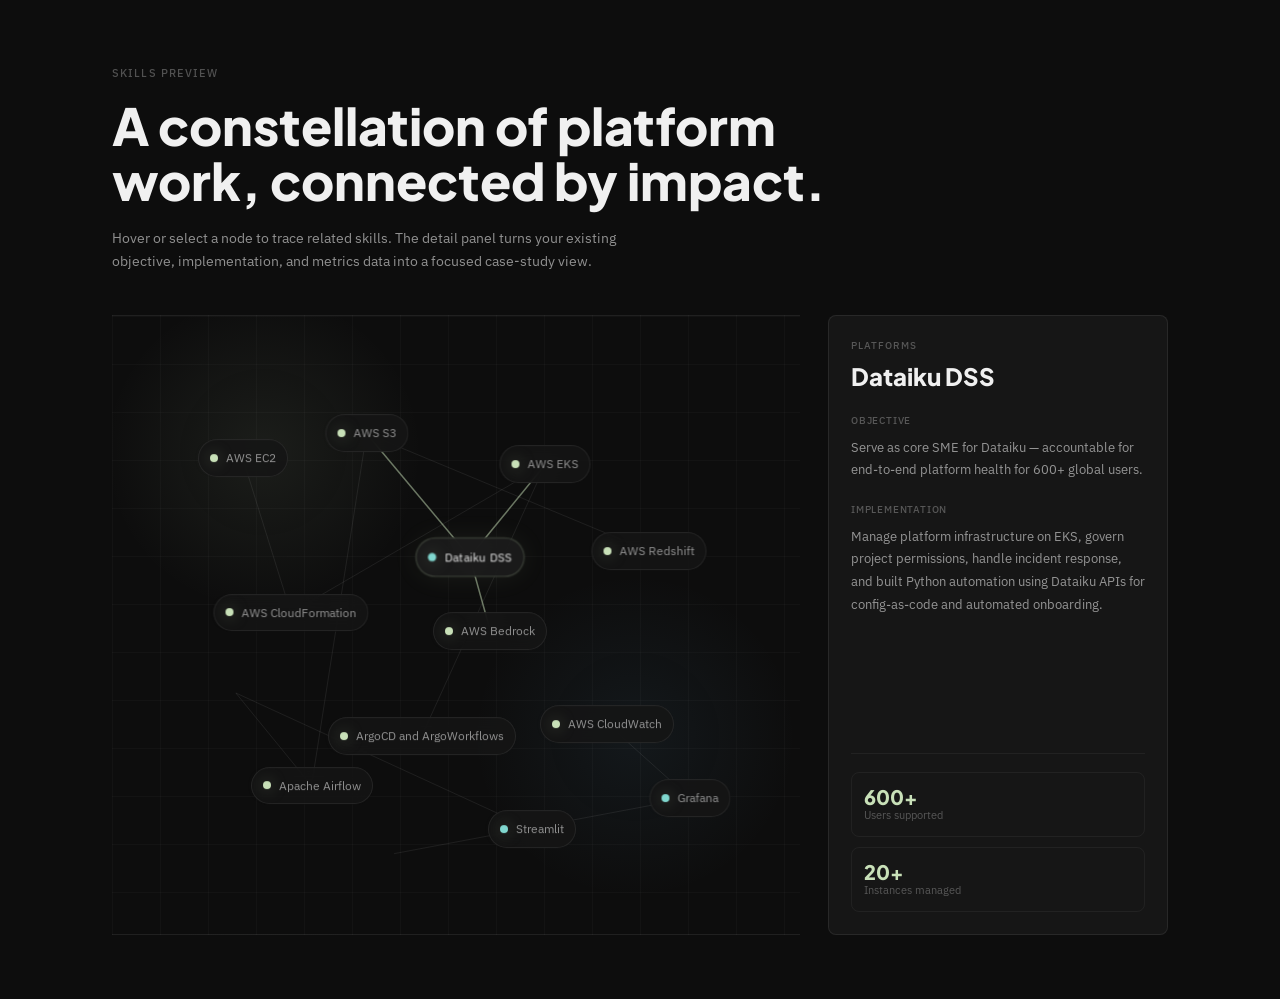
<file: skills-constellation-preview.html>
<!DOCTYPE html>
<html lang="en">
<head>
  <meta charset="UTF-8" />
  <meta name="viewport" content="width=device-width, initial-scale=1.0" />
  <title>Skills Constellation Preview</title>
  <link rel="preconnect" href="https://fonts.googleapis.com" />
  <link rel="preconnect" href="https://fonts.gstatic.com" crossorigin />
  <link href="https://fonts.googleapis.com/css2?family=IBM+Plex+Sans:wght@300;400;500&family=Plus+Jakarta+Sans:wght@800&display=swap" rel="stylesheet" />
  <style>
    * { box-sizing: border-box; margin: 0; padding: 0; }
    :root {
      --bg: #0d0d0d;
      --bg-card: #161616;
      --bg-hover: #1c1c1c;
      --border: rgba(255,255,255,0.08);
      --border-soft: rgba(255,255,255,0.05);
      --ink: #f0f0f0;
      --ink-soft: rgba(240,240,240,0.58);
      --ink-muted: rgba(240,240,240,0.3);
      --accent: #c8e0b8;
      --accent-border: rgba(200,224,184,0.24);
      --display: 'Plus Jakarta Sans', -apple-system, sans-serif;
      --sans: 'IBM Plex Sans', -apple-system, sans-serif;
    }

    body {
      min-height: 100vh;
      background: var(--bg);
      color: var(--ink);
      font-family: var(--sans);
      line-height: 1.65;
      overflow-x: hidden;
    }

    .preview-shell {
      max-width: 1120px;
      min-height: 100vh;
      margin: 0 auto;
      padding: 64px 32px;
    }

    .preview-kicker {
      font-size: 11px;
      font-weight: 500;
      color: var(--ink-muted);
      letter-spacing: 0.1em;
      text-transform: uppercase;
      margin-bottom: 16px;
    }

    .preview-title {
      max-width: 720px;
      font-family: var(--display);
      font-size: clamp(2rem, 4vw, 4rem);
      font-weight: 800;
      line-height: 1.08;
      letter-spacing: 0;
      margin-bottom: 18px;
    }

    .preview-copy {
      max-width: 560px;
      color: var(--ink-soft);
      font-size: 14px;
      margin-bottom: 42px;
    }

    .skills-map {
      display: grid;
      grid-template-columns: minmax(0, 1fr) 340px;
      gap: 28px;
      align-items: stretch;
    }

    .constellation {
      position: relative;
      min-height: 620px;
      overflow: hidden;
      border-top: 1px solid var(--border);
      border-bottom: 1px solid var(--border);
      background:
        radial-gradient(circle at 22% 22%, rgba(200,224,184,0.08), transparent 22%),
        radial-gradient(circle at 76% 68%, rgba(100,160,200,0.08), transparent 24%),
        linear-gradient(rgba(255,255,255,0.025) 1px, transparent 1px),
        linear-gradient(90deg, rgba(255,255,255,0.025) 1px, transparent 1px);
      background-size: auto, auto, 48px 48px, 48px 48px;
    }

    .constellation svg {
      position: absolute;
      inset: 0;
      width: 100%;
      height: 100%;
      pointer-events: none;
    }

    .constellation-line {
      stroke: rgba(240,240,240,0.08);
      stroke-width: 1;
      transition: stroke 0.2s, stroke-width 0.2s;
    }

    .constellation-line.active {
      stroke: rgba(200,224,184,0.5);
      stroke-width: 1.5;
    }

    .skill-node {
      position: absolute;
      left: var(--x);
      top: var(--y);
      transform: translate(-50%, -50%);
      display: inline-flex;
      align-items: center;
      gap: 8px;
      border: 1px solid var(--border);
      border-radius: 999px;
      background: rgba(22,22,22,0.86);
      color: var(--ink-soft);
      padding: 8px 11px;
      font: inherit;
      font-size: 12px;
      cursor: pointer;
      backdrop-filter: blur(10px);
      transition: transform 0.18s, border-color 0.18s, color 0.18s, background 0.18s, box-shadow 0.18s;
      animation: nodeFloat 5.8s ease-in-out infinite;
      animation-delay: var(--delay);
    }

    .skill-node::before {
      content: "";
      width: 8px;
      height: 8px;
      border-radius: 50%;
      background: var(--accent);
      box-shadow: 0 0 16px rgba(200,224,184,0.36);
    }

    .skill-node:hover,
    .skill-node.active {
      transform: translate(-50%, -50%) scale(1.04);
      border-color: var(--accent-border);
      color: var(--ink);
      background: rgba(28,28,28,0.94);
      box-shadow: 0 0 28px rgba(200,224,184,0.08);
    }

    .node-cloud::before { background: #c8e0b8; }
    .node-platforms::before { background: #80d7cf; }
    .node-languages::before { background: #9fb7ff; }

    @keyframes nodeFloat {
      0%, 100% { margin-top: 0; }
      50% { margin-top: -6px; }
    }

    .skill-panel {
      border: 1px solid var(--border);
      border-radius: 8px;
      background: var(--bg-card);
      padding: 22px;
      min-height: 620px;
      display: flex;
      flex-direction: column;
    }

    .panel-group {
      font-size: 10px;
      font-weight: 500;
      color: var(--ink-muted);
      text-transform: uppercase;
      letter-spacing: 0.1em;
      margin-bottom: 8px;
    }

    .panel-title {
      font-family: var(--display);
      font-size: 24px;
      font-weight: 800;
      line-height: 1.2;
      margin-bottom: 22px;
    }

    .panel-label {
      font-size: 10px;
      font-weight: 500;
      color: var(--ink-muted);
      text-transform: uppercase;
      letter-spacing: 0.08em;
      margin-bottom: 7px;
    }

    .panel-text {
      color: var(--ink-soft);
      font-size: 13px;
      line-height: 1.75;
      margin-bottom: 20px;
    }

    .metric-grid {
      display: grid;
      grid-template-columns: 1fr;
      gap: 10px;
      margin-top: auto;
      padding-top: 18px;
      border-top: 1px solid var(--border-soft);
    }

    .metric-pill {
      border: 1px solid var(--border-soft);
      border-radius: 8px;
      padding: 12px;
    }

    .metric-value {
      font-family: var(--display);
      font-size: 20px;
      font-weight: 800;
      color: var(--accent);
      line-height: 1.15;
    }

    .metric-label {
      color: var(--ink-muted);
      font-size: 11px;
      line-height: 1.45;
    }

    @media (max-width: 860px) {
      .preview-shell { padding: 44px 22px; }
      .skills-map { grid-template-columns: 1fr; }
      .constellation { min-height: 560px; }
      .skill-panel { min-height: auto; }
    }
  </style>
</head>
<body>
  <main class="preview-shell">
    <div class="preview-kicker">Skills Preview</div>
    <h1 class="preview-title">A constellation of platform work, connected by impact.</h1>
    <p class="preview-copy">Hover or select a node to trace related skills. The detail panel turns your existing objective, implementation, and metrics data into a focused case-study view.</p>

    <section class="skills-map">
      <div class="constellation" id="constellation">
        <svg id="line-layer" aria-hidden="true"></svg>
      </div>
      <aside class="skill-panel" id="skill-panel"></aside>
    </section>
  </main>

  <script src="skills-config.js"></script>
  <script>
    const POSITIONS = {
      'AWS EC2': [19, 23],
      'AWS S3': [37, 19],
      'AWS EKS': [63, 24],
      'AWS Redshift': [78, 38],
      'AWS Bedrock': [55, 51],
      'AWS CloudFormation': [26, 48],
      'AWS CloudWatch': [72, 66],
      'ArgoCD and ArgoWorkflows': [45, 68],
      'Apache Airflow': [29, 76],
      'Dataiku DSS': [52, 39],
      'Grafana': [84, 78],
      'Streamlit': [61, 83],
      'Python': [18, 61],
      'Go': [41, 87]
    };

    const CONNECTIONS = [
      ['AWS S3', 'AWS Redshift'],
      ['AWS S3', 'Dataiku DSS'],
      ['AWS EKS', 'Dataiku DSS'],
      ['AWS EKS', 'ArgoCD and ArgoWorkflows'],
      ['AWS CloudFormation', 'AWS EC2'],
      ['AWS CloudFormation', 'AWS EKS'],
      ['AWS CloudWatch', 'Grafana'],
      ['Apache Airflow', 'AWS S3'],
      ['Python', 'Apache Airflow'],
      ['Python', 'Streamlit'],
      ['Go', 'Grafana'],
      ['AWS Bedrock', 'Dataiku DSS']
    ];

    const GROUP_LABELS = {
      cloud: 'Cloud & Infrastructure',
      languages: 'Languages',
      platforms: 'Platforms'
    };

    const skills = Object.entries(SKILLS).flatMap(([group, items]) => {
      if (group === 'certs') return [];
      return items
        .filter(skill => skill.obj && skill.impl && POSITIONS[skill.name])
        .map(skill => ({ ...skill, group }));
    });

    const map = document.getElementById('constellation');
    const svg = document.getElementById('line-layer');
    const panel = document.getElementById('skill-panel');
    let activeSkill = skills.find(skill => skill.name === 'Dataiku DSS') || skills[0];

    function renderLines(activeName) {
      svg.innerHTML = '';
      CONNECTIONS.forEach(([from, to]) => {
        if (!POSITIONS[from] || !POSITIONS[to]) return;
        const [x1, y1] = POSITIONS[from];
        const [x2, y2] = POSITIONS[to];
        const line = document.createElementNS('http://www.w3.org/2000/svg', 'line');
        line.setAttribute('x1', x1 + '%');
        line.setAttribute('y1', y1 + '%');
        line.setAttribute('x2', x2 + '%');
        line.setAttribute('y2', y2 + '%');
        line.setAttribute('class', 'constellation-line' + (from === activeName || to === activeName ? ' active' : ''));
        svg.appendChild(line);
      });
    }

    function renderPanel(skill) {
      const metrics = skill.metrics && skill.metrics.length
        ? skill.metrics.map(metric => `
            <div class="metric-pill">
              <div class="metric-value">${metric.val}</div>
              <div class="metric-label">${metric.lbl}</div>
            </div>
          `).join('')
        : '<div class="metric-pill"><div class="metric-value">—</div><div class="metric-label">Metrics not listed</div></div>';

      panel.innerHTML = `
        <div class="panel-group">${GROUP_LABELS[skill.group] || skill.group}</div>
        <h2 class="panel-title">${skill.name}</h2>
        <div class="panel-label">Objective</div>
        <p class="panel-text">${skill.obj}</p>
        <div class="panel-label">Implementation</div>
        <p class="panel-text">${skill.impl}</p>
        <div class="metric-grid">${metrics}</div>
      `;
    }

    function setActive(skill) {
      activeSkill = skill;
      document.querySelectorAll('.skill-node').forEach(node => {
        node.classList.toggle('active', node.dataset.skill === skill.name);
      });
      renderLines(skill.name);
      renderPanel(skill);
    }

    function renderNodes() {
      skills.forEach((skill, index) => {
        const [x, y] = POSITIONS[skill.name];
        const node = document.createElement('button');
        node.className = `skill-node node-${skill.group}`;
        node.type = 'button';
        node.dataset.skill = skill.name;
        node.style.setProperty('--x', x + '%');
        node.style.setProperty('--y', y + '%');
        node.style.setProperty('--delay', (index * -0.38) + 's');
        node.textContent = skill.name;
        node.addEventListener('mouseenter', () => renderLines(skill.name));
        node.addEventListener('mouseleave', () => renderLines(activeSkill.name));
        node.addEventListener('click', () => setActive(skill));
        map.appendChild(node);
      });
    }

    renderNodes();
    setActive(activeSkill);
  </script>
</body>
</html>
</file>
<file: style.css>
*, *::before, *::after { box-sizing: border-box; margin: 0; padding: 0; }

:root {
  color-scheme: dark;
  --bg:          #0d0d0d;
  --bg-2:        #111111;
  --bg-card:     #161616;
  --bg-hover:    #1c1c1c;
  --border:      rgba(255,255,255,0.08);
  --border-soft: rgba(255,255,255,0.05);
  --ink:         #f0f0f0;
  --ink-soft:    rgba(240,240,240,0.55);
  --ink-muted:   rgba(240,240,240,0.28);
  --accent:      #c8e0b8;
  --accent-dim:  rgba(200,224,184,0.12);
  --accent-border: rgba(200,224,184,0.2);
  --button-accent: var(--accent);
  --button-ink:  #0d1a0a;
  --grid-line:   rgba(255,255,255,0.025);
  --line-stroke: rgba(240,240,240,0.08);
  --node-bg:     rgba(22,22,22,0.86);
  --node-bg-hover: rgba(28,28,28,0.94);
  --display:     'Plus Jakarta Sans', -apple-system, sans-serif;
  --sans:        'Inter', -apple-system, sans-serif;
  --sidebar-w:   220px;
}

html[data-theme="light"] {
  color-scheme: light;
  --bg:          #f7f6f1;
  --bg-2:        #efede6;
  --bg-card:     #ffffff;
  --bg-hover:    #ece9df;
  --border:      rgba(24,24,24,0.12);
  --border-soft: rgba(24,24,24,0.08);
  --ink:         #181818;
  --ink-soft:    rgba(24,24,24,0.66);
  --ink-muted:   rgba(24,24,24,0.42);
  --accent:      #426b35;
  --accent-dim:  rgba(66,107,53,0.12);
  --accent-border: rgba(66,107,53,0.28);
  --button-accent: #d9edc8;
  --button-ink:  #18300f;
  --grid-line:   rgba(24,24,24,0.045);
  --line-stroke: rgba(24,24,24,0.12);
  --node-bg:     rgba(255,255,255,0.82);
  --node-bg-hover: rgba(255,255,255,0.96);
}

html { scroll-behavior: smooth; }

body {
  font-family: var(--sans);
  font-size: 1rem;
  font-weight: 300;
  line-height: 1.65;
  background: var(--bg);
  color: var(--ink);
  min-height: 100vh;
  display: flex;
}

.icon-sprite {
  position: absolute;
  width: 0;
  height: 0;
  overflow: hidden;
}

.theme-toggle {
  position: fixed;
  top: 24px;
  right: 24px;
  z-index: 200;
  width: 128px;
  height: 42px;
  display: grid;
  grid-template-columns: 1fr 1fr;
  align-items: center;
  border: 1px solid var(--border);
  border-radius: 8px;
  background: color-mix(in srgb, var(--bg-card) 86%, var(--ink) 14%);
  color: var(--ink-soft);
  cursor: pointer;
  box-shadow: 0 10px 28px rgba(0,0,0,0.16);
  padding: 4px;
  overflow: hidden;
  transition: color 0.15s, background 0.15s, border-color 0.15s, transform 0.15s, box-shadow 0.15s;
}

.theme-toggle:hover {
  color: var(--ink);
  border-color: var(--accent-border);
  transform: translateY(-1px);
  box-shadow: 0 14px 34px rgba(0,0,0,0.2);
}

.theme-toggle-knob {
  position: absolute;
  top: 4px;
  left: 4px;
  width: calc(50% - 4px);
  height: calc(100% - 8px);
  border-radius: 6px;
  background: var(--accent);
  transition: transform 0.2s ease, background 0.15s;
}

.theme-toggle-option {
  position: relative;
  z-index: 1;
  display: inline-flex;
  align-items: center;
  justify-content: center;
  gap: 5px;
  height: 100%;
  border-radius: 6px;
  font-size: 11px;
  font-weight: 500;
  line-height: 1;
  color: var(--ink-muted);
  transition: color 0.15s;
}

.theme-icon {
  fill: none;
  stroke: currentColor;
  stroke-width: 1.8;
  stroke-linecap: round;
  stroke-linejoin: round;
}

.theme-toggle-dark {
  color: var(--button-ink);
}

html[data-theme="light"] .theme-toggle-knob {
  transform: translateX(100%);
  background: var(--button-accent);
}

html[data-theme="light"] .theme-toggle-dark {
  color: var(--ink-muted);
}

html[data-theme="light"] .theme-toggle-light {
  color: var(--button-ink);
}

/* ── SIDEBAR ── */
.sidebar {
  position: fixed;
  top: 0; left: 0; bottom: 0;
  width: var(--sidebar-w);
  border-right: 1px solid var(--border);
  display: flex;
  flex-direction: column;
  justify-content: space-between;
  padding: 32px 24px;
  z-index: 100;
  background: var(--bg);
}

.logo {
  font-family: var(--display);
  font-size: 20px;
  font-weight: 800;
  color: var(--ink);
  text-decoration: none;
  letter-spacing: 0.02em;
  display: block;
  margin-bottom: 40px;
}

.nav-links {
  display: flex;
  flex-direction: column;
  gap: 6px;
}

.nav-link {
  font-family: var(--sans);
  font-size: 13px;
  font-weight: 400;
  color: var(--ink-muted);
  text-decoration: none;
  padding: 6px 10px;
  border-radius: 6px;
  transition: color 0.15s, background 0.15s;
  letter-spacing: 0.01em;
}

.nav-link:hover {
  color: var(--ink);
  background: var(--bg-hover);
}

.nav-link.active {
  color: var(--ink);
  background: var(--bg-hover);
}

.sidebar-socials {
  display: flex;
  gap: 12px;
  align-items: center;
}

.social-link {
  color: var(--ink-muted);
  text-decoration: none;
  transition: color 0.15s;
  display: flex;
  align-items: center;
}

.social-link:hover { color: var(--ink); }

.menu-toggle,
.drawer-overlay {
  display: none;
}

/* ── MAIN ── */
.main {
  margin-left: var(--sidebar-w);
  flex: 1;
  min-height: 100vh;
}

.section {
  max-width: 820px;
  padding: 72px 60px 100px;
  min-height: 100vh;
}

.section.hidden { display: none; }

.fade-in {
  animation: fadeIn 0.4s ease;
}

@keyframes fadeIn {
  from { opacity: 0; transform: translateY(12px); }
  to   { opacity: 1; transform: translateY(0); }
}

/* ── HERO ── */
.hero-section {
  max-width: min(1120px, calc(100vw - var(--sidebar-w)));
}

.hero-content {
  display: grid;
  grid-template-columns: minmax(0, 1fr) minmax(250px, 320px);
  gap: 32px;
  align-items: center;
  margin-bottom: 60px;
}

.hero-eyebrow,
.hero-headline,
.hero-meta {
  grid-column: 1;
}

.hero-eyebrow {
  font-size: 12px;
  font-weight: 400;
  color: var(--ink-muted);
  letter-spacing: 0.06em;
  text-transform: uppercase;
  margin-bottom: 24px;
}

.hero-headline {
  font-family: var(--display);
  font-size: clamp(2rem, 4vw, 3.4rem);
  font-weight: 800;
  line-height: 1.15;
  color: var(--ink);
  max-width: 640px;
  margin-bottom: 40px;
  letter-spacing: 0;
}

.hero-nowrap {
  white-space: nowrap;
}

.hero-emoji {
  display: inline-block;
  margin: 0 0.08em;
  font-size: 0.78em;
  line-height: 1;
  vertical-align: 0.02em;
  transform-origin: 50% 70%;
  transition: transform 0.2s ease, filter 0.2s ease;
}

.hero-emoji:hover {
  transform: translateY(-0.1em) scale(1.08);
  filter: drop-shadow(0 0 10px rgba(200,224,184,0.38));
}

.hero-meta {
  display: flex;
  gap: 40px;
  margin-bottom: 0;
  flex-wrap: wrap;
}

.hero-meta-item {
  display: flex;
  flex-direction: column;
  gap: 3px;
}

.hero-meta-label {
  font-size: 10px;
  font-weight: 500;
  text-transform: uppercase;
  letter-spacing: 0.08em;
  color: var(--ink-muted);
}

.hero-meta-value {
  font-size: 13px;
  color: var(--ink-soft);
}

.ascii-morph {
  grid-column: 2;
  grid-row: 1 / span 3;
  width: 100%;
  max-width: 380px;
  justify-self: end;
  background: transparent;
  overflow: hidden;
}

.ascii-art {
  margin: 0;
  padding: 0;
  color: var(--ink-muted);
  font-family: "SFMono-Regular", Consolas, "Liberation Mono", Menlo, monospace;
  font-size: clamp(5.2px, 0.64vw, 7px);
  font-weight: 400;
  line-height: 1.05;
  letter-spacing: 0;
  white-space: pre;
  transform-origin: left center;
}

.ascii-line {
  display: block;
  min-height: 1.05em;
  transition: color 0.7s, opacity 0.7s, transform 0.7s;
}

.ascii-line.is-flipping {
  color: var(--accent);
  opacity: 0.9;
  transform: translateX(4px);
}

/* ── MARQUEE ── */
.marquee-wrap {
  border-top: 1px solid var(--border);
  border-bottom: 1px solid var(--border);
  overflow: hidden;
  margin-bottom: 60px;
  padding: 12px 0 14px;
}

.marquee-label {
  font-size: 10px;
  font-weight: 500;
  letter-spacing: 0.1em;
  color: var(--ink-muted);
  margin-bottom: 10px;
}

.marquee-track {
  display: flex;
  gap: 0;
  white-space: nowrap;
  animation: marquee 32s linear infinite;
}

.marquee-item {
  display: inline-flex;
  align-items: center;
  gap: 7px;
  color: var(--ink-muted);
  padding: 0 12px;
  transition: color 0.15s;
}

.marquee-item:hover {
  color: var(--ink);
}

.marquee-item svg {
  width: 18px;
  height: 18px;
  fill: currentColor;
  flex: 0 0 auto;
}

.marquee-item span {
  font-size: 11px;
  font-weight: 400;
  letter-spacing: 0.04em;
  text-transform: uppercase;
}

.marquee-track .dot {
  color: var(--border);
  font-size: 11px;
  font-weight: 400;
  padding: 0;
}

@keyframes marquee {
  from { transform: translateX(0); }
  to   { transform: translateX(-50%); }
}

/* ── SECTION LABEL ── */
.section-label {
  font-size: 11px;
  font-weight: 500;
  text-transform: uppercase;
  letter-spacing: 0.1em;
  color: var(--ink-muted);
  margin-bottom: 20px;
}

/* ── FEATURED HEADER ── */
.featured-header {
  display: flex;
  align-items: center;
  justify-content: space-between;
  margin-bottom: 20px;
}

.see-all {
  font-size: 12px;
  color: var(--ink-muted);
  text-decoration: none;
  transition: color 0.15s;
}
.see-all:hover { color: var(--accent); }

/* ── PROJECT CARDS (grid, home) ── */
.project-grid {
  display: grid;
  grid-template-columns: 1fr 1fr;
  gap: 12px;
  margin-bottom: 80px;
}

.project-card {
  display: flex;
  flex-direction: column;
  background: var(--bg-card);
  border: 1px solid #ffffff;
  border-radius: 12px;
  overflow: hidden;
  text-decoration: none;
  color: inherit;
  transition: border-color 0.2s, transform 0.2s;
  position: relative;
}

.project-card:hover {
  border-color: rgba(200,224,184,0.3);
  transform: translateY(-2px);
}

.project-card-img {
  height: 160px;
  display: flex;
  align-items: center;
  justify-content: center;
}

.project-card-emoji { font-size: 40px; }

.project-card-body {
  padding: 14px 16px;
  flex: 1;
}

.project-card-title {
  font-family: var(--display);
  font-size: 14px;
  font-weight: 800;
  color: var(--ink);
  line-height: 1.4;
  margin-bottom: 6px;
}

.project-card-meta {
  font-size: 11px;
  color: var(--ink-muted);
}

.project-card-arrow {
  position: absolute;
  top: 12px; right: 14px;
  font-size: 14px;
  color: var(--ink-muted);
  transition: color 0.15s;
}

.project-card:hover .project-card-arrow { color: var(--accent); }

/* ── CTA ── */
.hero-cta {
  border-top: 1px solid var(--border);
  padding-top: 60px;
}

.cta-headline {
  font-family: var(--display);
  font-size: clamp(1.6rem, 3vw, 2.6rem);
  font-weight: 800;
  color: var(--ink);
  margin-bottom: 28px;
}

.cta-btn {
  display: inline-flex;
  align-items: center;
  gap: 8px;
  background: var(--button-accent);
  color: var(--button-ink);
  font-family: var(--sans);
  font-size: 13px;
  font-weight: 500;
  padding: 12px 24px;
  border-radius: 8px;
  text-decoration: none;
  transition: opacity 0.15s;
}
.cta-btn:hover { opacity: 0.88; }

/* ── PAGE TITLES ── */
.page-title {
  font-family: var(--display);
  font-size: clamp(2rem, 4vw, 3rem);
  font-weight: 800;
  color: var(--ink);
  margin-bottom: 12px;
}

.page-subtitle {
  font-size: 14px;
  color: var(--ink-soft);
  margin-bottom: 48px;
  max-width: 500px;
  line-height: 1.7;
}

/* ── PROJECT LIST (projects page) ── */
.project-list {
  display: flex;
  flex-direction: column;
  gap: 0;
}

.project-list-item {
  display: grid;
  grid-template-columns: 160px 1fr auto;
  gap: 24px;
  align-items: start;
  padding: 28px 0;
  border-bottom: 1px solid var(--border);
  text-decoration: none;
  color: inherit;
  transition: background 0.15s;
}

.project-list-item:first-child { border-top: 1px solid var(--border); }

.project-list-item:hover .pli-link { color: var(--accent); }

.pli-img {
  height: 110px;
  border-radius: 10px;
  display: flex;
  align-items: center;
  justify-content: center;
  flex-shrink: 0;
  border: 1px solid var(--border);
}

.pli-body { flex: 1; }

.pli-tags {
  display: flex;
  gap: 5px;
  flex-wrap: wrap;
  margin-bottom: 10px;
}

.tag {
  font-size: 10px;
  padding: 2px 8px;
  border-radius: 4px;
  background: var(--accent-dim);
  color: var(--accent);
  border: 1px solid var(--accent-border);
  font-weight: 400;
  letter-spacing: 0.02em;
}

.pli-title {
  font-family: var(--display);
  font-size: 18px;
  font-weight: 800;
  color: var(--ink);
  line-height: 1.35;
  margin-bottom: 10px;
}

.pli-desc {
  font-size: 13px;
  color: var(--ink-soft);
  line-height: 1.75;
  margin-bottom: 12px;
}

.pli-link {
  font-size: 12px;
  color: var(--ink-muted);
  font-weight: 500;
  transition: color 0.15s;
}

/* ── ABOUT ── */
.about-grid {
  display: grid;
  grid-template-columns: 1fr;
  gap: 40px;
  align-items: start;
  margin-bottom: 60px;
}

.about-lead {
  font-family: var(--display);
  font-size: 1.3rem;
  line-height: 1.55;
  color: var(--ink);
  margin-bottom: 16px;
  font-weight: 800;
}

.about-body-text {
  font-size: 14px;
  color: var(--ink-soft);
  line-height: 1.8;
  margin-bottom: 28px;
}

.about-actions {
  display: flex;
  gap: 10px;
  flex-wrap: wrap;
}

.about-btn-primary {
  display: inline-flex;
  align-items: center;
  background: var(--button-accent);
  color: var(--button-ink);
  font-family: var(--sans);
  font-size: 13px;
  font-weight: 500;
  padding: 10px 20px;
  border-radius: 7px;
  text-decoration: none;
  transition: opacity 0.15s;
}
.about-btn-primary:hover { opacity: 0.88; }

.about-btn-secondary {
  display: inline-flex;
  align-items: center;
  background: transparent;
  color: var(--ink-soft);
  font-family: var(--sans);
  font-size: 13px;
  font-weight: 400;
  padding: 10px 20px;
  border-radius: 7px;
  border: 1px solid var(--border);
  text-decoration: none;
  transition: border-color 0.15s, color 0.15s;
}
.about-btn-secondary:hover { border-color: var(--ink-soft); color: var(--ink); }

/* ── EXPERIENCE ── */
.exp-section {
  margin-bottom: 56px;
}

.exp-list {
  display: flex;
  flex-direction: column;
  gap: 0;
}

.exp-item {
  display: grid;
  grid-template-columns: 120px 1fr;
  gap: 24px;
  padding: 22px 0;
  border-bottom: 1px solid var(--border-soft);
}

.exp-item:first-child { border-top: 1px solid var(--border-soft); }

.exp-period {
  font-size: 11px;
  color: var(--ink-muted);
  font-weight: 400;
  padding-top: 3px;
  font-family: var(--sans);
  letter-spacing: 0.02em;
}

.exp-title {
  font-family: var(--display);
  font-size: 15px;
  font-weight: 800;
  color: var(--ink);
  margin-bottom: 3px;
}

.exp-company {
  font-size: 11px;
  color: var(--ink-muted);
  margin-bottom: 8px;
  font-weight: 400;
}

.exp-desc {
  font-size: 13px;
  color: var(--ink-soft);
  line-height: 1.75;
  margin-bottom: 8px;
}

.exp-link {
  font-size: 12px;
  color: var(--accent);
  text-decoration: none;
  font-weight: 500;
  opacity: 0.8;
  transition: opacity 0.15s;
}
.exp-link:hover { opacity: 1; }

/* ── CERTS ── */
.cert-grid {
  display: flex;
  gap: 10px;
  flex-wrap: wrap;
}

.cert-card {
  display: flex;
  align-items: center;
  gap: 12px;
  background: var(--bg-card);
  border: 1px solid var(--border);
  border-radius: 10px;
  padding: 14px 18px;
  text-decoration: none;
  color: inherit;
  transition: border-color 0.15s;
  min-width: 200px;
}
.cert-card:hover { border-color: var(--accent-border); }

.cert-icon {
  font-size: 18px;
  opacity: 0.7;
}

.cert-name {
  font-size: 13px;
  color: var(--ink);
  font-weight: 400;
  margin-bottom: 2px;
}

.cert-issuer {
  font-size: 11px;
  color: var(--ink-muted);
}

.brand-mark {
  width: 28px;
  height: 28px;
  flex: 0 0 auto;
}

.marquee-item .brand-mark {
  width: 28px;
  height: 28px;
}

.aws-official-mark {
  display: block;
  object-fit: contain;
  opacity: 0.82;
  transition: opacity 0.18s, transform 0.18s;
}

.marquee-item:hover .aws-official-mark {
  opacity: 1;
  transform: translateY(-1px);
}

.project-logo-mark {
  display: block;
  object-fit: contain;
  opacity: 0.84;
  transition: opacity 0.18s, transform 0.18s;
}

.marquee-item:hover .project-logo-mark {
  opacity: 1;
  transform: translateY(-1px);
}

/* ── SKILLS CONSTELLATION ── */
.skills-map {
  display: grid;
  grid-template-columns: minmax(0, 1fr);
  gap: 22px;
}

.constellation {
  position: relative;
  min-height: 540px;
  overflow: hidden;
  border-top: 1px solid var(--border);
  border-bottom: 1px solid var(--border);
  background:
    radial-gradient(circle at 22% 22%, rgba(200,224,184,0.08), transparent 22%),
    radial-gradient(circle at 76% 68%, rgba(100,160,200,0.08), transparent 24%),
    linear-gradient(var(--grid-line) 1px, transparent 1px),
    linear-gradient(90deg, var(--grid-line) 1px, transparent 1px);
  background-size: auto, auto, 48px 48px, 48px 48px;
}

.constellation-plane {
  position: relative;
  min-height: inherit;
  width: 100%;
}

.constellation-plane svg {
  position: absolute;
  inset: 0;
  width: 100%;
  height: 100%;
  pointer-events: none;
}

.constellation-line {
  stroke: var(--line-stroke);
  stroke-width: 1;
  transition: stroke 0.2s, stroke-width 0.2s;
}

.constellation-line.active {
  stroke: rgba(200,224,184,0.5);
  stroke-width: 1.5;
}

.skill-node {
  position: absolute;
  left: var(--x);
  top: var(--y);
  transform: translate(-50%, -50%);
  display: inline-flex;
  align-items: center;
  gap: 8px;
  border: 1px solid var(--border);
  border-radius: 999px;
  background: var(--node-bg);
  color: var(--ink-soft);
  padding: 8px 11px;
  font: inherit;
  font-size: 12px;
  cursor: pointer;
  backdrop-filter: blur(10px);
  transition: transform 0.18s, border-color 0.18s, color 0.18s, background 0.18s, box-shadow 0.18s;
  animation: nodeFloat 5.8s ease-in-out infinite;
  animation-delay: var(--delay);
}

.skill-node::before {
  content: "";
  width: 8px;
  height: 8px;
  flex: 0 0 auto;
  border-radius: 50%;
  background: var(--accent);
  box-shadow: 0 0 16px rgba(200,224,184,0.36);
}

.skill-node:hover,
.skill-node.active {
  transform: translate(-50%, -50%) scale(1.04);
  border-color: var(--accent-border);
  color: var(--ink);
  background: var(--node-bg-hover);
  box-shadow: 0 0 28px rgba(200,224,184,0.08);
}

.node-cloud::before { background: #c8e0b8; }
.node-platforms::before { background: #80d7cf; }
.node-languages::before { background: #9fb7ff; }

.language-node {
  gap: 6px;
  padding: 6px 8px;
  border-color: rgba(159,183,255,0.22);
  border-radius: 999px;
  background: rgba(159,183,255,0.07);
  color: var(--ink-muted);
  font-size: 10.5px;
  letter-spacing: 0.02em;
  cursor: default;
}

.language-node::before {
  width: 10px;
  height: 10px;
  border: 1px solid rgba(159,183,255,0.52);
  background:
    radial-gradient(circle at 32% 28%, rgba(255,255,255,0.86) 0 16%, transparent 17%),
    radial-gradient(circle, #9fb7ff 0 42%, rgba(159,183,255,0.32) 43% 100%);
  box-shadow: 0 0 18px rgba(159,183,255,0.26);
}

.language-node:hover {
  transform: translate(-50%, -50%) scale(1.08);
  border-color: rgba(159,183,255,0.42);
  color: var(--ink);
  background: rgba(159,183,255,0.12);
  box-shadow: 0 0 24px rgba(159,183,255,0.1);
}

@keyframes nodeFloat {
  0%, 100% { margin-top: 0; }
  50% { margin-top: -6px; }
}

.constellation-panel {
  border: 1px solid var(--border);
  border-radius: 8px;
  background: var(--bg-card);
  padding: 22px;
  min-height: 300px;
}

.panel-group {
  font-size: 10px;
  font-weight: 500;
  color: var(--ink-muted);
  text-transform: uppercase;
  letter-spacing: 0.1em;
  margin-bottom: 8px;
}

.panel-title {
  font-family: var(--display);
  font-size: 24px;
  font-weight: 800;
  line-height: 1.2;
  margin-bottom: 22px;
}

.panel-label {
  font-size: 10px;
  font-weight: 500;
  color: var(--ink-muted);
  text-transform: uppercase;
  letter-spacing: 0.08em;
  margin-bottom: 7px;
}

.panel-text {
  color: var(--ink-soft);
  font-size: 13px;
  line-height: 1.75;
  margin-bottom: 20px;
}

.metric-grid {
  display: grid;
  grid-template-columns: repeat(auto-fit, minmax(140px, 1fr));
  gap: 10px;
  padding-top: 18px;
  border-top: 1px solid var(--border-soft);
}

.metric-pill {
  border: 1px solid var(--border-soft);
  border-radius: 8px;
  padding: 12px;
}

.metric-value {
  font-family: var(--display);
  font-size: 20px;
  font-weight: 800;
  color: var(--accent);
  line-height: 1.15;
}

.metric-label {
  color: var(--ink-muted);
  font-size: 11px;
  line-height: 1.45;
}

/* ── RESPONSIVE ── */
@media (max-width: 768px) {
  :root { --sidebar-w: 0px; }

  body { flex-direction: column; }

  .sidebar {
    position: fixed;
    top: 0;
    left: 0;
    width: 100%;
    min-height: 64px;
    bottom: auto;
    flex-direction: row;
    padding: 16px 20px;
    border-right: none;
    border-bottom: 1px solid var(--border);
    justify-content: flex-start;
    align-items: center;
  }

  .theme-toggle {
    top: 13px;
    right: 16px;
    width: 78px;
    height: 38px;
  }

  .theme-toggle-option span {
    display: none;
  }

  .theme-toggle-option {
    gap: 0;
  }

  .sidebar-top {
    display: flex;
    align-items: center;
    gap: 14px;
    width: 100%;
    padding-right: 94px;
  }

  .logo { margin-bottom: 0; }

  .menu-toggle {
    display: inline-flex;
    width: 38px;
    height: 38px;
    align-items: center;
    justify-content: center;
    flex-direction: column;
    gap: 6px;
    border: 1px solid var(--border);
    border-radius: 8px;
    background: var(--bg-card);
    color: var(--ink);
    cursor: pointer;
  }

  .menu-toggle span {
    width: 16px;
    height: 1px;
    background: currentColor;
    transition: transform 0.18s, opacity 0.18s;
  }

  body.drawer-open .menu-toggle span:first-child {
    transform: translateY(3.5px) rotate(45deg);
  }

  body.drawer-open .menu-toggle span:last-child {
    transform: translateY(-3.5px) rotate(-45deg);
  }

  .drawer-overlay {
    display: block;
    position: fixed;
    inset: 64px 0 0;
    z-index: 90;
    background: rgba(0,0,0,0.42);
    opacity: 0;
    pointer-events: none;
    transition: opacity 0.2s ease;
  }

  .drawer-overlay::before {
    content: "";
    position: absolute;
    top: 0;
    left: 0;
    bottom: 0;
    width: min(320px, 84vw);
    background: var(--bg);
    border-right: 1px solid var(--border);
    box-shadow: 24px 0 60px rgba(0,0,0,0.24);
    transform: translateX(-100%);
    transition: transform 0.24s ease;
  }

  body.drawer-open .drawer-overlay {
    opacity: 1;
    pointer-events: auto;
  }

  body.drawer-open .drawer-overlay::before {
    transform: translateX(0);
  }

  .nav-links,
  .sidebar-socials {
    position: fixed;
    left: 0;
    z-index: 110;
    width: min(320px, 84vw);
    transform: translateX(-100%);
    transition: transform 0.24s ease;
  }

  body.drawer-open .nav-links,
  body.drawer-open .sidebar-socials {
    transform: translateX(0);
  }

  .nav-links {
    top: 96px;
    flex-direction: column;
    gap: 8px;
    padding: 0 22px;
  }

  .nav-link {
    font-size: 15px;
    padding: 11px 12px;
  }

  .sidebar-socials {
    top: auto;
    bottom: 32px;
    padding: 0 22px;
  }

  .main { margin-left: 0; }

  .section { padding: 104px 24px 60px; }

  .hero-section {
    max-width: 820px;
  }

  .hero-content {
    display: block;
    margin-bottom: 44px;
  }

  .hero-meta {
    margin-bottom: 34px;
  }

  .ascii-morph {
    width: 100%;
    max-width: none;
    margin-bottom: 0;
  }

  .ascii-art {
    font-size: 4.6px;
    padding: 14px 0;
  }

  .project-grid { grid-template-columns: 1fr; }

  .project-list-item { grid-template-columns: 100px 1fr; }
  .pli-img { height: 80px; }

  .constellation {
    min-height: 560px;
    overflow: hidden;
  }

  .skill-node {
    gap: 4px;
    max-width: 92px;
    padding: 6px 7px;
    font-size: 8.5px;
    line-height: 1.2;
    text-align: left;
    white-space: nowrap;
  }

  .skill-node::before {
    width: 6px;
    height: 6px;
  }

  .language-node {
    gap: 3px;
    max-width: 76px;
    padding: 5px 6px;
    font-size: 7.5px;
  }

  .language-node::before {
    width: 7px;
    height: 7px;
  }

  .exp-item { grid-template-columns: 80px 1fr; gap: 14px; }

  .hero-meta { gap: 24px; }
}

@media (max-width: 480px) {
  .theme-toggle {
    width: 74px;
  }

  .sidebar-top {
    padding-right: 90px;
  }
}
</file>
